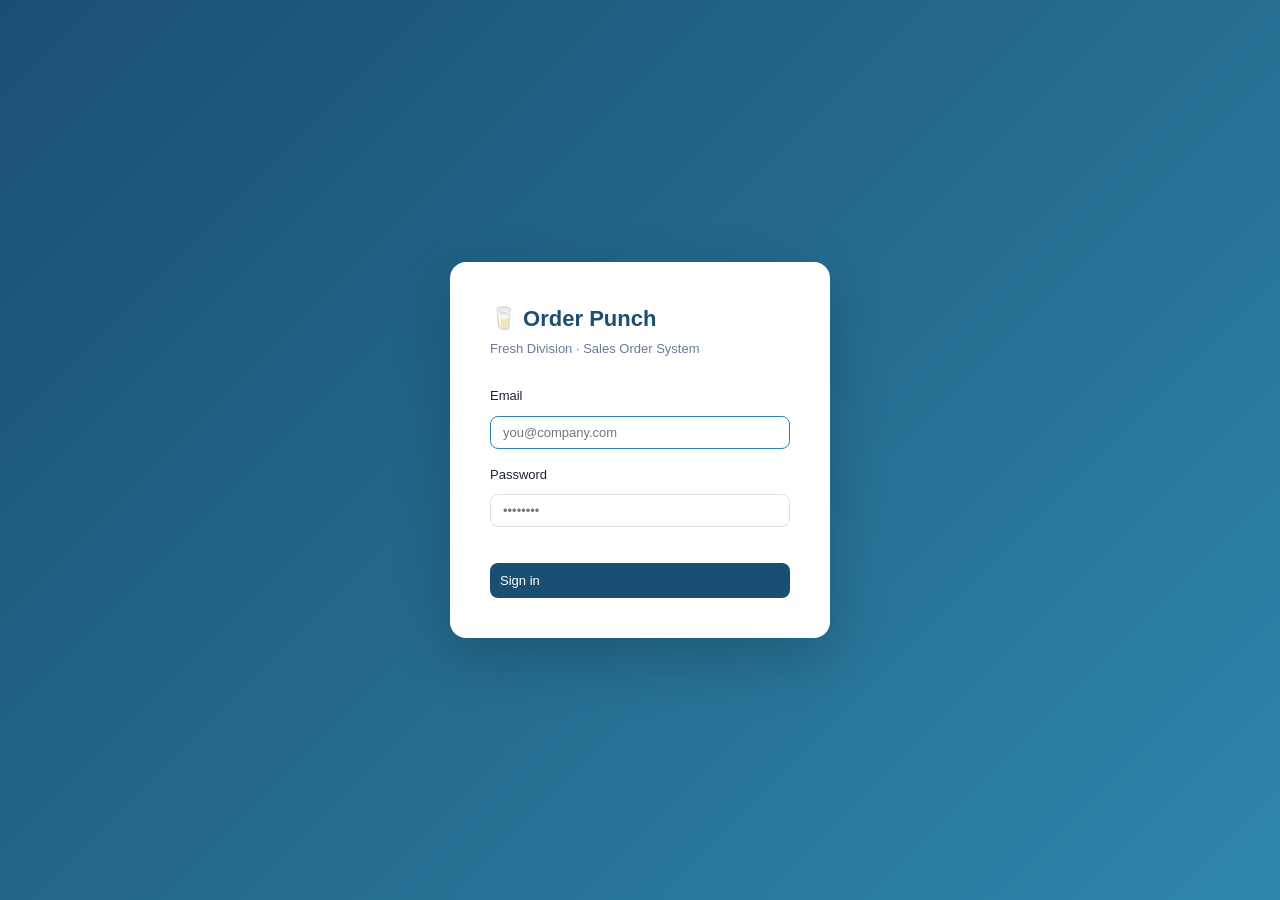
<file: order-punch/frontend/index.html>
<!DOCTYPE html>
<html lang="en">
<head>
  <meta charset="UTF-8">
  <meta name="viewport" content="width=device-width, initial-scale=1.0">
  <title>Order Punching System</title>
  <link rel="stylesheet" href="css/style.css">
</head>
<body>

<div id="toast-container"></div>

<div class="app-layout">
  <!-- Sidebar -->
  <aside class="sidebar">
    <div class="sidebar-logo">
      🥛 Order Punch
      <span>Fresh Division</span>
    </div>
    <nav class="sidebar-nav">
      <a class="nav-item active" data-page="orders" onclick="showPage('orders')">
        <svg viewBox="0 0 24 24" fill="none" stroke="currentColor" stroke-width="2"><rect x="3" y="3" width="18" height="18" rx="2"/><line x1="3" y1="9" x2="21" y2="9"/><line x1="9" y1="21" x2="9" y2="9"/></svg>
        Order Entry
      </a>
      <a class="nav-item" data-page="history" onclick="showPage('history')">
        <svg viewBox="0 0 24 24" fill="none" stroke="currentColor" stroke-width="2"><circle cx="12" cy="12" r="10"/><polyline points="12 6 12 12 16 14"/></svg>
        History
      </a>
      <a class="nav-item" data-page="admin-dist" id="nav-dist" onclick="showPage('admin-dist')" style="display:none">
        <svg viewBox="0 0 24 24" fill="none" stroke="currentColor" stroke-width="2"><circle cx="12" cy="7" r="4"/><path d="M2 21v-2a8 8 0 0116 0v2"/></svg>
        Distributors
      </a>
      <a class="nav-item" data-page="admin-sku" id="nav-sku" onclick="showPage('admin-sku')" style="display:none">
        <svg viewBox="0 0 24 24" fill="none" stroke="currentColor" stroke-width="2"><rect x="2" y="7" width="20" height="14" rx="2"/><path d="M16 3l-4 4-4-4"/></svg>
        Products / SKUs
      </a>
      <a class="nav-item" data-page="export" id="nav-export" onclick="showPage('export')" style="display:none">
        <svg viewBox="0 0 24 24" fill="none" stroke="currentColor" stroke-width="2"><path d="M21 15v4a2 2 0 01-2 2H5a2 2 0 01-2-2v-4"/><polyline points="7 10 12 15 17 10"/><line x1="12" y1="15" x2="12" y2="3"/></svg>
        Export
      </a>
      <a class="nav-item" data-page="user-assign" id="nav-user-assign" onclick="showPage('user-assign')" style="display:none">
        <svg viewBox="0 0 24 24" fill="none" stroke="currentColor" stroke-width="2"><path d="M17 21v-2a4 4 0 00-4-4H5a4 4 0 00-4 4v2"/><circle cx="9" cy="7" r="4"/><line x1="19" y1="8" x2="23" y2="12"/><line x1="23" y1="8" x2="19" y2="12"/></svg>
        User Assignments
      </a>
    </nav>
    <div class="sidebar-footer">
      <div class="user-info">
        <strong id="user-name">—</strong>
        <span id="user-role-badge"></span>
      </div>
      <button class="btn btn-outline" style="width:100%;color:rgba(255,255,255,0.8);border-color:rgba(255,255,255,0.3);font-size:12px" onclick="logout()">Sign out</button>
    </div>
  </aside>

  <!-- Main -->
  <main class="main-content">

    <!-- ── Order Entry Page ───────────────────────────────────────────── -->
    <div class="page active" id="page-orders">
      <div class="page-title">Order Entry</div>
      <div class="page-subtitle">Enter quantities per SKU × Distributor for today's orders</div>

      <div class="grid-toolbar">
        <div class="form-group" style="flex-direction:row;align-items:center;gap:8px;margin:0">
          <label style="white-space:nowrap;font-size:13px;font-weight:500">Order Date</label>
          <input type="date" id="order-date" style="width:160px" onchange="loadGrid()">
        </div>
        <button class="btn btn-success" onclick="saveOrders()" id="save-btn">
          <svg width="14" height="14" viewBox="0 0 24 24" fill="none" stroke="currentColor" stroke-width="2"><path d="M19 21H5a2 2 0 01-2-2V5a2 2 0 012-2h11l5 5v11a2 2 0 01-2 2z"/><polyline points="17 21 17 13 7 13 7 21"/></svg>
          Save Orders
        </button>
        <span class="text-muted" id="last-saved"></span>
        <span style="margin-left:auto;display:flex;gap:12px;align-items:center;font-size:12px;color:var(--text-muted)">
          <span style="display:flex;align-items:center;gap:5px"><span style="width:14px;height:14px;border-radius:3px;background:#fde8e8;border:1px solid #f5b7b1;display:inline-block"></span> Revised</span>
          <span style="display:flex;align-items:center;gap:5px"><span style="width:14px;height:14px;border-radius:3px;background:#6b3a2a;display:inline-block"></span> New</span>
        </span>
      </div>

      <div class="grid-container" id="grid-container">
        <div style="padding:40px;text-align:center;color:var(--text-muted)">Loading grid…</div>
      </div>
    </div>

    <!-- ── Distributors Page ──────────────────────────────────────────── -->
    <div class="page" id="page-admin-dist">
      <div class="page-title">Distributors</div>
      <div class="page-subtitle">Manage distributor master data</div>
      <div class="card">
        <div class="card-header">
          <h2>All Distributors</h2>
          <button class="btn btn-primary btn-sm ml-auto" onclick="openModal('modal-dist')">+ Add Distributor</button>
        </div>
        <div class="card-body" style="padding:0">
          <table class="data-table" id="dist-table">
            <thead><tr><th>Code</th><th>Name</th><th>Actions</th></tr></thead>
            <tbody id="dist-tbody"></tbody>
          </table>
        </div>
      </div>
    </div>

    <!-- ── Products Page ──────────────────────────────────────────────── -->
    <div class="page" id="page-admin-sku">
      <div class="page-title">Products / SKUs</div>
      <div class="page-subtitle">Manage product master data</div>
      <div class="card">
        <div class="card-header">
          <h2>All Products</h2>
          <button class="btn btn-primary btn-sm ml-auto" onclick="openModal('modal-sku')">+ Add Product</button>
        </div>
        <div class="card-body" style="padding:0">
          <table class="data-table" id="sku-table">
            <thead><tr><th>Code</th><th>Name</th><th>Actions</th></tr></thead>
            <tbody id="sku-tbody"></tbody>
          </table>
        </div>
      </div>
    </div>

    <!-- ── Export Page ────────────────────────────────────────────────── -->
    <div class="page" id="page-export">
      <div class="page-title">Export Orders</div>
      <div class="page-subtitle">Download order data as Excel</div>
      <div class="card" style="max-width:480px">
        <div class="card-header"><h2>Download Orders</h2></div>
        <div class="card-body" style="display:flex;flex-direction:column;gap:16px">
          <div class="form-group">
            <label>Order Date</label>
            <input type="date" id="export-date">
          </div>
          <button class="btn btn-success" onclick="exportOrders()">
            <svg width="14" height="14" viewBox="0 0 24 24" fill="none" stroke="currentColor" stroke-width="2"><path d="M21 15v4a2 2 0 01-2 2H5a2 2 0 01-2-2v-4"/><polyline points="7 10 12 15 17 10"/><line x1="12" y1="15" x2="12" y2="3"/></svg>
            Download Excel
          </button>
        </div>
      </div>
    </div>

    <!-- ── History Page ──────────────────────────────────────────────── -->
    <div class="page" id="page-history">
      <div class="page-title">Order History</div>
      <div class="page-subtitle">Audit trail — every save that changed a value is recorded here</div>
      <div class="grid-toolbar">
        <div class="form-group" style="flex-direction:row;align-items:center;gap:8px;margin:0">
          <label style="white-space:nowrap;font-size:13px;font-weight:500">Date</label>
          <input type="date" id="history-date" style="width:160px">
        </div>
        <button class="btn btn-primary" onclick="loadHistory()">Load History</button>
      </div>
      <div class="card">
        <div class="card-body" style="padding:0">
          <table class="data-table">
            <thead><tr>
              <th>Time</th><th>Product</th><th>Distributor</th>
              <th style="text-align:center">Old Qty</th>
              <th style="text-align:center">New Qty</th>
              <th>Changed By</th><th>Action</th>
            </tr></thead>
            <tbody id="history-tbody">
              <tr><td colspan="7" style="text-align:center;padding:32px;color:var(--text-muted)">Select a date and click Load History</td></tr>
            </tbody>
          </table>
        </div>
      </div>
    </div>

    <!-- ── User Assignments Page ─────────────────────────────────────── -->
    <div class="page" id="page-user-assign">
      <div class="page-title">User Assignments</div>
      <div class="page-subtitle">Control which distributors each sales person can see and enter orders for</div>
      <div class="card">
        <div class="card-header"><h2>Sales Team</h2></div>
        <div class="card-body" style="padding:0">
          <table class="data-table">
            <thead><tr><th>Name</th><th>Email</th><th>Assigned Distributors</th><th>Actions</th></tr></thead>
            <tbody id="users-tbody"></tbody>
          </table>
        </div>
      </div>
    </div>

  </main>
</div>

<!-- ── Distributor Modal ───────────────────────────────────────────────────── -->
<div class="modal-overlay hidden" id="modal-dist">
  <div class="modal">
    <h3 id="dist-modal-title">Add Distributor</h3>
    <input type="hidden" id="dist-edit-id">
    <div class="form-group" style="margin-bottom:12px">
      <label>Distributor Code</label>
      <input type="text" id="dist-code" placeholder="e.g. D001">
    </div>
    <div class="form-group">
      <label>Distributor Name</label>
      <input type="text" id="dist-name" placeholder="e.g. Raj Enterprises">
    </div>
    <div class="modal-footer">
      <button class="btn btn-outline" onclick="closeModal('modal-dist')">Cancel</button>
      <button class="btn btn-primary" onclick="saveDist()">Save</button>
    </div>
  </div>
</div>

<!-- ── Product Modal ──────────────────────────────────────────────────────── -->
<div class="modal-overlay hidden" id="modal-sku">
  <div class="modal">
    <h3 id="sku-modal-title">Add Product</h3>
    <input type="hidden" id="sku-edit-id">
    <div class="form-group" style="margin-bottom:12px">
      <label>Product Code</label>
      <input type="text" id="sku-code" placeholder="e.g. SKU001">
    </div>
    <div class="form-group">
      <label>Product Name</label>
      <input type="text" id="sku-name" placeholder="e.g. Gowardhan Ghee 1L">
    </div>
    <div class="modal-footer">
      <button class="btn btn-outline" onclick="closeModal('modal-sku')">Cancel</button>
      <button class="btn btn-primary" onclick="saveSku()">Save</button>
    </div>
  </div>
</div>

<!-- ── User Assignment Modal ───────────────────────────────────────────────── -->
<div class="modal-overlay hidden" id="modal-assign">
  <div class="modal" style="width:500px;max-width:95vw">
    <h3>Assign Distributors — <span id="assign-user-name"></span></h3>
    <input type="hidden" id="assign-user-id">
    <p style="font-size:12px;color:var(--text-muted);margin-bottom:12px">Check the distributors this person should see in the order grid.</p>
    <div id="assign-checklist" style="max-height:320px;overflow-y:auto;display:flex;flex-direction:column;gap:4px;border:1px solid var(--border);border-radius:var(--radius);padding:10px"></div>
    <div class="modal-footer">
      <button class="btn btn-outline" onclick="closeModal('modal-assign')">Cancel</button>
      <button class="btn btn-primary" onclick="saveAssignment()">Save Assignments</button>
    </div>
  </div>
</div>

<script src="js/utils.js"></script>
<script>
  // ── Init ────────────────────────────────────────────────────────────────
  if (!requireAuth()) throw new Error("not authed");

  const role = getRole();
  document.getElementById("user-name").textContent = getName();
  document.getElementById("user-role-badge").innerHTML =
    `<span class="badge badge-${role}">${role}</span>`;

  // Show admin nav items
  if (role === "admin") {
    ["nav-dist","nav-sku","nav-export","nav-user-assign"].forEach(id => {
      document.getElementById(id).style.display = "flex";
    });
  }

  // Set today's date
  const today = new Date().toISOString().split("T")[0];
  document.getElementById("order-date").value = today;
  document.getElementById("export-date").value = today;
  document.getElementById("history-date").value = today;

  // Load initial data
  let distributors = [], products = [], currentOrders = {}, changeMap = {};

  async function init() {
    await Promise.all([loadGrid()]);
    if (role === "admin") {
      loadDists();
      loadSkus();
      loadUsers();
    }
  }

  // ── Order Grid ──────────────────────────────────────────────────────────
  async function loadGrid() {
    const date = document.getElementById("order-date").value;
    const container = document.getElementById("grid-container");
    container.innerHTML = `<div style="padding:40px;text-align:center;color:var(--text-muted)">Loading…</div>`;

    const [distRes, prodRes, ordersRes, historyRes] = await Promise.all([
      apiFetch("/distributors"),
      apiFetch("/products"),
      apiFetch(`/orders?order_date=${date}`),
      apiFetch(`/orders/history?order_date=${date}`)
    ]);

    if (!distRes || !prodRes) return;

    distributors = await distRes.json();
    products     = await prodRes.json();
    const orders = ordersRes ? await ordersRes.json() : [];

    // Build lookup: dist_id-product_id → quantity
    currentOrders = {};
    orders.forEach(o => { currentOrders[`${o.dist_id}-${o.product_id}`] = o.quantity; });

    // Build change map for cell highlighting
    // 'updated' (green) takes priority over 'created' (yellow)
    changeMap = {};
    const historyRows = historyRes ? await historyRes.json() : [];
    historyRows.forEach(h => {
      const key = `${h.dist_id}-${h.product_id}`;
      if (h.action === 'updated') changeMap[key] = 'updated';
      else if (!changeMap[key])   changeMap[key] = 'created';
    });

    if (!distributors.length || !products.length) {
      const msg = !distributors.length
        ? (role === "admin" ? "No distributors added yet." : "No distributors assigned to you — contact admin.")
        : "No products found. Ask admin to add products.";
      container.innerHTML = `<div style="padding:40px;text-align:center;color:var(--text-muted)">${msg}</div>`;
      return;
    }

    renderGrid(container);
  }

  function renderGrid(container) {
    const table = document.createElement("table");
    table.className = "order-table";

    // Header row
    const thead = table.createTHead();
    const hRow  = thead.insertRow();
    const th0   = document.createElement("th");
    th0.className = "sku-header";
    th0.textContent = "SKU / Product";
    hRow.appendChild(th0);

    distributors.forEach(d => {
      const th = document.createElement("th");
      th.innerHTML = `<div>${d.code}</div><div style="font-weight:400;font-size:11px;opacity:0.85">${d.name}</div>`;
      hRow.appendChild(th);
    });

    const thTotal = document.createElement("th");
    thTotal.textContent = "Row Total";
    hRow.appendChild(thTotal);

    // Body
    const tbody = table.createTBody();
    products.forEach(p => {
      const row = tbody.insertRow();

      const skuCell = row.insertCell();
      skuCell.className = "sku-cell";
      skuCell.innerHTML = `<div>${p.name}</div><div class="sku-code">${p.code}</div>`;

      let rowTotal = 0;

      distributors.forEach(d => {
        const cell = row.insertCell();
        const qty  = currentOrders[`${d.id}-${p.id}`] || 0;
        if (qty) rowTotal += qty;

        const inp = document.createElement("input");
        inp.type        = "number";
        inp.min         = "0";
        inp.className   = "qty-input";
        inp.value       = qty || "";
        inp.placeholder = "0";
        inp.dataset.distId  = d.id;
        inp.dataset.prodId  = p.id;

        const state = changeMap[`${d.id}-${p.id}`];
        if (state === 'updated') cell.classList.add('cell-revised');
        else if (state === 'created') cell.classList.add('cell-new');

        inp.addEventListener("input", () => updateRowTotal(row));
        inp.addEventListener("keydown", e => {
          if (e.key === "Tab") return; // default tab
          if (e.key === "Enter") {
            // Move down one row in same column
            const allInputs = [...table.querySelectorAll(".qty-input")];
            const idx = allInputs.indexOf(inp);
            const nextIdx = idx + distributors.length; // next row, same dist column
            if (allInputs[nextIdx]) { e.preventDefault(); allInputs[nextIdx].focus(); }
          }
        });
        cell.appendChild(inp);
      });

      const totalCell = row.insertCell();
      totalCell.className = "row-total-cell";
      totalCell.textContent = rowTotal || "";
    });

    container.innerHTML = "";
    container.appendChild(table);
  }

  function updateRowTotal(row) {
    const inputs = row.querySelectorAll(".qty-input");
    let total = 0;
    inputs.forEach(i => { total += parseInt(i.value) || 0; });
    const last = row.cells[row.cells.length - 1];
    last.textContent = total || "";
  }

  async function saveOrders() {
    const date = document.getElementById("order-date").value;
    const inputs = document.querySelectorAll(".qty-input");
    const entries = [];

    inputs.forEach(inp => {
      const qty = parseInt(inp.value) || 0;
      if (qty > 0) {
        entries.push({
          dist_id:    parseInt(inp.dataset.distId),
          product_id: parseInt(inp.dataset.prodId),
          quantity:   qty,
          order_date: date
        });
      }
    });

    const btn = document.getElementById("save-btn");
    btn.disabled = true; btn.textContent = "Saving…";

    const res = await apiFetch("/orders/bulk", {
      method: "POST",
      body: JSON.stringify({ entries, order_date: date })
    });

    btn.disabled = false; btn.textContent = "Save Orders";

    if (res && res.ok) {
      const d = await res.json();
      toast(d.message, "success");
      document.getElementById("last-saved").textContent = `Saved at ${new Date().toLocaleTimeString()}`;
      await loadGrid();
    } else {
      toast("Save failed. Try again.", "error");
    }
  }

  // ── Distributors CRUD ───────────────────────────────────────────────────
  async function loadDists() {
    const res = await apiFetch("/distributors");
    if (!res) return;
    const dists = await res.json();
    const tbody = document.getElementById("dist-tbody");
    tbody.innerHTML = dists.map(d => `
      <tr>
        <td><code style="background:var(--bg);padding:2px 6px;border-radius:4px">${d.code}</code></td>
        <td>${d.name}</td>
        <td>
          <button class="btn btn-outline btn-sm" onclick='editDist(${d.id},"${d.code}","${d.name.replace(/"/g,"&quot;")}")'>Edit</button>
          <button class="btn btn-danger btn-sm" onclick="deleteDist(${d.id})">Remove</button>
        </td>
      </tr>`).join("");
  }

  function editDist(id, code, name) {
    document.getElementById("dist-edit-id").value  = id;
    document.getElementById("dist-code").value     = code;
    document.getElementById("dist-name").value     = name;
    document.getElementById("dist-modal-title").textContent = "Edit Distributor";
    openModal("modal-dist");
  }

  async function saveDist() {
    const id   = document.getElementById("dist-edit-id").value;
    const code = document.getElementById("dist-code").value.trim();
    const name = document.getElementById("dist-name").value.trim();
    if (!code || !name) { toast("Code and name required.", "error"); return; }

    const res = await apiFetch(id ? `/distributors/${id}` : "/distributors", {
      method: id ? "PUT" : "POST",
      body: JSON.stringify({ code, name })
    });
    if (res && res.ok) {
      toast(id ? "Distributor updated." : "Distributor added.", "success");
      closeModal("modal-dist");
      document.getElementById("dist-edit-id").value = "";
      document.getElementById("dist-code").value    = "";
      document.getElementById("dist-name").value    = "";
      document.getElementById("dist-modal-title").textContent = "Add Distributor";
      loadDists();
    } else {
      toast("Failed to save.", "error");
    }
  }

  async function deleteDist(id) {
    if (!confirm("Deactivate this distributor?")) return;
    const res = await apiFetch(`/distributors/${id}`, { method: "DELETE" });
    if (res && res.ok) { toast("Distributor removed.", "info"); loadDists(); }
  }

  // ── Products CRUD ───────────────────────────────────────────────────────
  async function loadSkus() {
    const res = await apiFetch("/products");
    if (!res) return;
    const prods = await res.json();
    const tbody = document.getElementById("sku-tbody");
    tbody.innerHTML = prods.map(p => `
      <tr>
        <td><code style="background:var(--bg);padding:2px 6px;border-radius:4px">${p.code}</code></td>
        <td>${p.name}</td>
        <td>
          <button class="btn btn-outline btn-sm" onclick='editSku(${p.id},"${p.code}","${p.name.replace(/"/g,"&quot;")}")'>Edit</button>
          <button class="btn btn-danger btn-sm" onclick="deleteSku(${p.id})">Remove</button>
        </td>
      </tr>`).join("");
  }

  function editSku(id, code, name) {
    document.getElementById("sku-edit-id").value  = id;
    document.getElementById("sku-code").value     = code;
    document.getElementById("sku-name").value     = name;
    document.getElementById("sku-modal-title").textContent = "Edit Product";
    openModal("modal-sku");
  }

  async function saveSku() {
    const id   = document.getElementById("sku-edit-id").value;
    const code = document.getElementById("sku-code").value.trim();
    const name = document.getElementById("sku-name").value.trim();
    if (!code || !name) { toast("Code and name required.", "error"); return; }

    const res = await apiFetch(id ? `/products/${id}` : "/products", {
      method: id ? "PUT" : "POST",
      body: JSON.stringify({ code, name })
    });
    if (res && res.ok) {
      toast(id ? "Product updated." : "Product added.", "success");
      closeModal("modal-sku");
      document.getElementById("sku-edit-id").value = "";
      document.getElementById("sku-code").value    = "";
      document.getElementById("sku-name").value    = "";
      document.getElementById("sku-modal-title").textContent = "Add Product";
      loadSkus();
    } else {
      toast("Failed to save.", "error");
    }
  }

  async function deleteSku(id) {
    if (!confirm("Deactivate this product?")) return;
    const res = await apiFetch(`/products/${id}`, { method: "DELETE" });
    if (res && res.ok) { toast("Product removed.", "info"); loadSkus(); }
  }

  // ── Export ──────────────────────────────────────────────────────────────
  async function exportOrders() {
    const date = document.getElementById("export-date").value;
    const token = getToken();
    const url = `${API}/orders/export?order_date=${date}`;
    const a = document.createElement("a");
    a.href = url + `&token=${token}`;

    // Use fetch to download with auth header
    const res = await apiFetch(`/orders/export?order_date=${date}`);
    if (!res || !res.ok) { toast("Export failed.", "error"); return; }
    const blob = await res.blob();
    const objUrl = URL.createObjectURL(blob);
    const link = document.createElement("a");
    link.href = objUrl;
    link.download = `orders_${date}.xlsx`;
    link.click();
    URL.revokeObjectURL(objUrl);
    toast("Download started!", "success");
  }

  // ── History ─────────────────────────────────────────────────────────────────
  async function loadHistory() {
    const date = document.getElementById("history-date").value;
    if (!date) { toast("Select a date first.", "error"); return; }
    const tbody = document.getElementById("history-tbody");
    tbody.innerHTML = `<tr><td colspan="7" style="text-align:center;padding:24px;color:var(--text-muted)">Loading…</td></tr>`;
    const res = await apiFetch(`/orders/history?order_date=${date}`);
    if (!res) return;
    const rows = await res.json();
    if (!rows.length) {
      tbody.innerHTML = `<tr><td colspan="7" style="text-align:center;padding:24px;color:var(--text-muted)">No changes recorded for this date.</td></tr>`;
      return;
    }
    tbody.innerHTML = rows.map(r => {
      const time = new Date(r.changed_at).toLocaleString();
      const oldQty = r.old_quantity != null ? r.old_quantity : '—';
      const badge = r.action === 'created'
        ? `<span class="badge badge-sales">new</span>`
        : `<span class="badge badge-admin">edited</span>`;
      return `<tr>
        <td style="white-space:nowrap;font-size:12px">${time}</td>
        <td><div style="font-size:13px">${r.product_name}</div><div class="sku-code">${r.product_code}</div></td>
        <td><div style="font-size:13px">${r.dist_name}</div><div class="sku-code">${r.dist_code}</div></td>
        <td style="text-align:center;color:var(--text-muted)">${oldQty}</td>
        <td style="text-align:center;font-weight:600;color:var(--primary)">${r.new_quantity}</td>
        <td>${r.changed_by_name}</td>
        <td>${badge}</td>
      </tr>`;
    }).join("");
  }

  // ── User Assignments ─────────────────────────────────────────────────────────
  let allDistributors = [];

  async function loadUsers() {
    const [usersRes, distsRes] = await Promise.all([apiFetch("/users"), apiFetch("/distributors")]);
    if (!usersRes || !distsRes) return;
    const users = await usersRes.json();
    allDistributors = await distsRes.json();

    const tbody = document.getElementById("users-tbody");
    tbody.innerHTML = users.map(u => `
      <tr>
        <td><strong>${u.name}</strong></td>
        <td style="color:var(--text-muted);font-size:12px">${u.email}</td>
        <td id="dist-count-${u.id}" style="color:var(--text-muted);font-size:12px">—</td>
        <td><button class="btn btn-outline btn-sm" onclick='openAssignModal(${u.id},"${u.name}")'>Assign</button></td>
      </tr>`).join("");

    users.forEach(u => refreshDistCount(u.id));
  }

  async function refreshDistCount(userId) {
    const res = await apiFetch(`/users/${userId}/distributors`);
    if (!res) return;
    const ids = await res.json();
    const el = document.getElementById(`dist-count-${userId}`);
    if (el) el.textContent = ids.length ? `${ids.length} assigned` : 'None assigned';
  }

  async function openAssignModal(userId, userName) {
    document.getElementById("assign-user-id").value = userId;
    document.getElementById("assign-user-name").textContent = userName;
    const res = await apiFetch(`/users/${userId}/distributors`);
    if (!res) return;
    const assignedIds = new Set(await res.json());

    document.getElementById("assign-checklist").innerHTML = allDistributors.map(d => `
      <label style="display:flex;align-items:center;gap:10px;cursor:pointer;padding:6px 4px;border-radius:4px">
        <input type="checkbox" value="${d.id}" ${assignedIds.has(d.id) ? 'checked' : ''} style="width:15px;height:15px">
        <span style="font-size:13px">${d.name} <span style="color:var(--text-muted);font-size:11px">[${d.code}]</span></span>
      </label>`).join("");

    openModal("modal-assign");
  }

  async function saveAssignment() {
    const userId = document.getElementById("assign-user-id").value;
    const checked = document.querySelectorAll("#assign-checklist input[type=checkbox]:checked");
    const dist_ids = [...checked].map(cb => parseInt(cb.value));
    const res = await apiFetch(`/users/${userId}/distributors`, {
      method: "PUT",
      body: JSON.stringify({ dist_ids })
    });
    if (res && res.ok) {
      toast("Assignments saved.", "success");
      closeModal("modal-assign");
      loadUsers();
    } else {
      toast("Failed to save assignments.", "error");
    }
  }

  // Start
  init();
</script>
</body>
</html>
</file>
<file: order-punch/frontend/css/style.css>
/* ── Reset & Base ─────────────────────────────────────────────────────────── */
*, *::before, *::after { box-sizing: border-box; margin: 0; padding: 0; }

:root {
  --primary: #1B4F72;
  --primary-light: #2E86AB;
  --primary-faded: #EAF2FF;
  --accent: #27AE60;
  --accent-hover: #1e8449;
  --danger: #E74C3C;
  --danger-hover: #c0392b;
  --warning: #F39C12;
  --bg: #F4F6F9;
  --surface: #FFFFFF;
  --border: #DDE3EC;
  --text: #1a2332;
  --text-muted: #6b7a99;
  --radius: 8px;
  --shadow: 0 1px 4px rgba(0,0,0,0.08), 0 4px 16px rgba(0,0,0,0.04);
  --shadow-md: 0 4px 12px rgba(0,0,0,0.12);
  --sidebar-w: 220px;
}

body {
  font-family: -apple-system, BlinkMacSystemFont, 'Segoe UI', sans-serif;
  background: var(--bg);
  color: var(--text);
  font-size: 14px;
  line-height: 1.5;
}

/* ── Utility ──────────────────────────────────────────────────────────────── */
.hidden { display: none !important; }
.flex { display: flex; }
.items-center { align-items: center; }
.gap-8 { gap: 8px; }
.gap-12 { gap: 12px; }
.ml-auto { margin-left: auto; }
.text-muted { color: var(--text-muted); font-size: 12px; }
.badge {
  display: inline-flex; align-items: center;
  padding: 2px 8px; border-radius: 20px; font-size: 11px; font-weight: 600;
}
.badge-admin { background: #fde8d8; color: #c0392b; }
.badge-sales { background: #d4efdf; color: #1e8449; }

/* ── Buttons ──────────────────────────────────────────────────────────────── */
.btn {
  display: inline-flex; align-items: center; gap: 6px;
  padding: 7px 16px; border-radius: var(--radius);
  font-size: 13px; font-weight: 500; cursor: pointer;
  border: none; transition: all 0.15s; white-space: nowrap;
}
.btn-primary { background: var(--primary); color: #fff; }
.btn-primary:hover { background: #154360; }
.btn-success { background: var(--accent); color: #fff; }
.btn-success:hover { background: var(--accent-hover); }
.btn-danger { background: var(--danger); color: #fff; }
.btn-danger:hover { background: var(--danger-hover); }
.btn-outline {
  background: transparent; color: var(--primary);
  border: 1.5px solid var(--primary);
}
.btn-outline:hover { background: var(--primary-faded); }
.btn-sm { padding: 4px 10px; font-size: 12px; }
.btn:disabled { opacity: 0.5; cursor: not-allowed; }

/* ── Input / Form ─────────────────────────────────────────────────────────── */
.form-group { display: flex; flex-direction: column; gap: 4px; }
.form-group label { font-size: 12px; font-weight: 500; color: var(--text-muted); }
input[type=text], input[type=email], input[type=password], input[type=date], select {
  padding: 8px 12px; border: 1.5px solid var(--border);
  border-radius: var(--radius); font-size: 13px;
  background: var(--surface); color: var(--text);
  outline: none; transition: border-color 0.15s;
  width: 100%;
}
input:focus, select:focus { border-color: var(--primary-light); }

/* ── Card ─────────────────────────────────────────────────────────────────── */
.card {
  background: var(--surface); border-radius: var(--radius);
  box-shadow: var(--shadow); border: 1px solid var(--border);
}
.card-header {
  padding: 14px 20px; border-bottom: 1px solid var(--border);
  display: flex; align-items: center; gap: 10px;
}
.card-header h2 { font-size: 15px; font-weight: 600; }
.card-body { padding: 20px; }

/* ── Toast ────────────────────────────────────────────────────────────────── */
#toast-container {
  position: fixed; top: 20px; right: 20px; z-index: 9999;
  display: flex; flex-direction: column; gap: 8px;
}
.toast {
  padding: 10px 16px; border-radius: var(--radius);
  font-size: 13px; font-weight: 500;
  box-shadow: var(--shadow-md); animation: slideIn 0.2s ease;
  min-width: 220px; max-width: 320px;
}
.toast-success { background: #d4efdf; color: #1a5c36; border-left: 3px solid var(--accent); }
.toast-error   { background: #fde8e8; color: #7b1c1c; border-left: 3px solid var(--danger); }
.toast-info    { background: #d6eaf8; color: #1a4c72; border-left: 3px solid var(--primary-light); }
@keyframes slideIn { from { opacity: 0; transform: translateX(20px); } to { opacity: 1; transform: none; } }

/* ── Modal ────────────────────────────────────────────────────────────────── */
.modal-overlay {
  position: fixed; inset: 0; background: rgba(0,0,0,0.4);
  display: flex; align-items: center; justify-content: center;
  z-index: 1000;
}
.modal {
  background: var(--surface); border-radius: 12px;
  padding: 28px; width: 420px; max-width: 95vw;
  box-shadow: var(--shadow-md);
}
.modal h3 { font-size: 16px; font-weight: 600; margin-bottom: 16px; }
.modal-footer { display: flex; justify-content: flex-end; gap: 8px; margin-top: 20px; }

/* ── Layout ───────────────────────────────────────────────────────────────── */
.app-layout { display: flex; min-height: 100vh; }

.sidebar {
  width: var(--sidebar-w); background: var(--primary);
  display: flex; flex-direction: column;
  position: fixed; top: 0; left: 0; height: 100vh;
  z-index: 100;
}
.sidebar-logo {
  padding: 20px 16px 16px;
  font-size: 16px; font-weight: 700; color: #fff;
  border-bottom: 1px solid rgba(255,255,255,0.1);
}
.sidebar-logo span { font-size: 11px; display: block; opacity: 0.6; font-weight: 400; margin-top: 2px; }
.sidebar-nav { flex: 1; padding: 12px 0; }
.nav-item {
  display: flex; align-items: center; gap: 10px;
  padding: 10px 16px; color: rgba(255,255,255,0.75);
  font-size: 13px; cursor: pointer; text-decoration: none;
  transition: all 0.15s; border-left: 3px solid transparent;
}
.nav-item:hover { background: rgba(255,255,255,0.08); color: #fff; }
.nav-item.active { background: rgba(255,255,255,0.12); color: #fff; border-left-color: #fff; }
.nav-item svg { width: 16px; height: 16px; flex-shrink: 0; }
.sidebar-footer { padding: 12px 16px; border-top: 1px solid rgba(255,255,255,0.1); }
.user-info { color: rgba(255,255,255,0.7); font-size: 12px; margin-bottom: 8px; }
.user-info strong { color: #fff; display: block; font-size: 13px; }

.main-content {
  margin-left: var(--sidebar-w);
  flex: 1; padding: 24px;
  min-height: 100vh;
}
.page { display: none; }
.page.active { display: block; }
.page-title { font-size: 20px; font-weight: 700; margin-bottom: 4px; }
.page-subtitle { color: var(--text-muted); font-size: 13px; margin-bottom: 20px; }

/* ── Order Grid ───────────────────────────────────────────────────────────── */
.grid-toolbar {
  display: flex; align-items: center; gap: 12px;
  margin-bottom: 16px; flex-wrap: wrap;
}
.grid-container {
  overflow: auto; border-radius: var(--radius);
  border: 1px solid var(--border);
  box-shadow: var(--shadow);
  max-height: calc(100vh - 240px);
}
.order-table { border-collapse: separate; border-spacing: 0; width: max-content; min-width: 100%; }
.order-table th {
  background: var(--primary); color: #fff;
  padding: 10px 14px; font-size: 12px; font-weight: 600;
  text-align: center; white-space: nowrap;
  position: sticky; top: 0; z-index: 2;
  border-right: 1px solid rgba(255,255,255,0.15);
}
.order-table th.sku-header {
  text-align: left;
  position: -webkit-sticky;
  position: sticky;
  left: 0; z-index: 4;
  min-width: 200px;
  box-shadow: 3px 0 6px -2px rgba(0,0,0,0.18);
}
.order-table td {
  border-bottom: 1px solid var(--border);
  border-right: 1px solid var(--border);
  padding: 0;
}
.order-table td.sku-cell {
  position: -webkit-sticky;
  position: sticky;
  left: 0; background: #EBF5FB;
  padding: 8px 14px; font-size: 12px; font-weight: 500;
  white-space: nowrap; z-index: 2;
  border-right: 2px solid var(--primary-light);
  box-shadow: 3px 0 6px -2px rgba(0,0,0,0.12);
}
.sku-code { color: var(--text-muted); font-size: 11px; }
.qty-input {
  width: 72px; border: none; padding: 8px 10px;
  text-align: center; font-size: 13px; background: transparent;
  outline: none; color: var(--text);
}
.qty-input:focus { background: var(--primary-faded); }
.qty-input::-webkit-inner-spin-button { opacity: 1; }
td:has(.qty-input:not([value=""])):not(:has(.qty-input[value="0"])) {
  background: #f0faf4;
}
.row-total-cell {
  background: #f8f9fa; padding: 8px 12px;
  text-align: center; font-weight: 600; font-size: 13px;
  color: var(--primary); min-width: 60px;
}
.order-table tbody tr:hover td.sku-cell { background: #D6EAF8; }
td.cell-revised { background: #fde8e8 !important; }
td.cell-new     { background: #6b3a2a !important; }
td.cell-new .qty-input { color: #fff !important; }

/* ── Admin Table ──────────────────────────────────────────────────────────── */
.data-table { width: 100%; border-collapse: collapse; }
.data-table th {
  background: var(--bg); padding: 10px 16px;
  text-align: left; font-size: 12px; font-weight: 600;
  color: var(--text-muted); border-bottom: 2px solid var(--border);
}
.data-table td {
  padding: 10px 16px; border-bottom: 1px solid var(--border);
  font-size: 13px;
}
.data-table tbody tr:hover { background: var(--bg); }

/* ── Stat Cards ───────────────────────────────────────────────────────────── */
.stats-row { display: grid; grid-template-columns: repeat(auto-fit, minmax(160px, 1fr)); gap: 16px; margin-bottom: 20px; }
.stat-card { background: var(--surface); border-radius: var(--radius); padding: 16px 20px; box-shadow: var(--shadow); border: 1px solid var(--border); }
.stat-card .label { font-size: 11px; font-weight: 600; color: var(--text-muted); text-transform: uppercase; letter-spacing: 0.5px; }
.stat-card .value { font-size: 28px; font-weight: 700; color: var(--primary); margin-top: 4px; }
.stat-card .sub { font-size: 11px; color: var(--text-muted); margin-top: 2px; }

/* ── Login ────────────────────────────────────────────────────────────────── */
.login-page {
  min-height: 100vh; display: flex;
  align-items: center; justify-content: center;
  background: linear-gradient(135deg, #1B4F72 0%, #2E86AB 100%);
}
.login-card {
  background: #fff; border-radius: 16px;
  padding: 40px; width: 380px;
  box-shadow: 0 20px 60px rgba(0,0,0,0.2);
}
.login-logo { font-size: 22px; font-weight: 700; color: var(--primary); margin-bottom: 4px; }
.login-sub { color: var(--text-muted); font-size: 13px; margin-bottom: 28px; }
.login-card .form-group { margin-bottom: 16px; }
.login-card label { font-size: 13px; font-weight: 500; color: var(--text); margin-bottom: 6px; display: block; }
#login-error { color: var(--danger); font-size: 12px; margin-top: 8px; }
</file>
